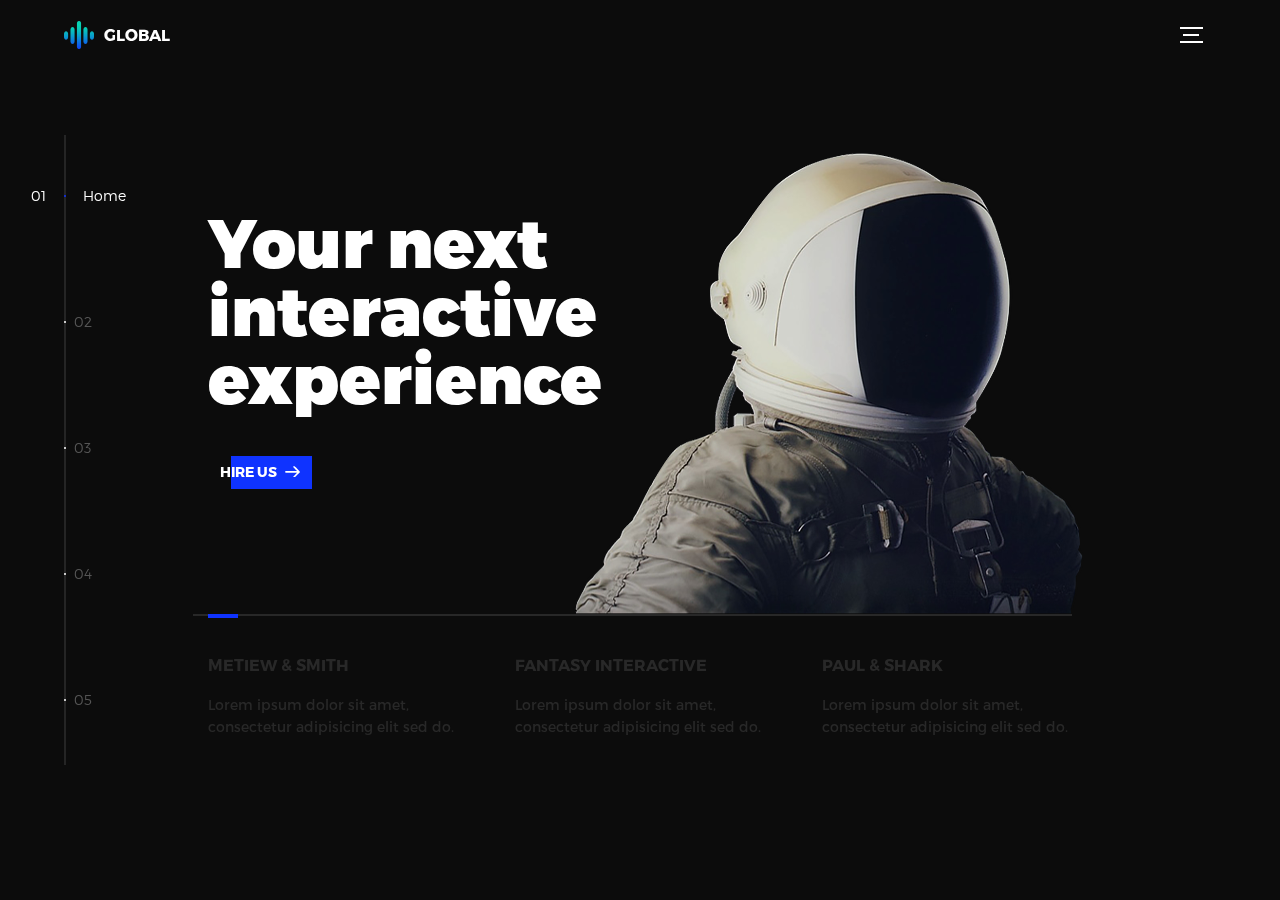
<file: homepg/index.html>
<!DOCTYPE html>
<html lang="en">
<head>
  <title>Global</title>
  <meta charset="utf-8">
  <meta name="viewport" content="width=device-width, initial-scale=1">
  <meta http-equiv="X-UA-Compatible" content="IE=edge">
  <meta name="description" content="HTML5 website template">
  <meta name="keywords" content="global, template, html, sass, jquery">
  <meta name="author" content="Bucky Maler">
  <link rel="stylesheet" href="assets/css/main.css">
</head>
<body>

<!-- notification for small viewports and landscape oriented smartphones -->
<div class="device-notification">
  <a class="device-notification--logo" href="#0">
    <img src="assets/img/logo.png" alt="Global">
    <p>Global</p>
  </a>
  <p class="device-notification--message">Global has so much to offer that we must request you orient your device to portrait or find a larger screen. You won't be disappointed.</p>
</div>

<div class="perspective effect-rotate-left">
  <div class="container"><div class="outer-nav--return"></div>
    <div id="viewport" class="l-viewport">
      <div class="l-wrapper">
        <header class="header">
          <a class="header--logo" href="#0">
            <img src="assets/img/logo.png" alt="Global">
            <p>Global</p>
          </a>
          <button class="header--cta cta">Hire Us</button>
          <div class="header--nav-toggle">
            <span></span>
          </div>
        </header>
        <nav class="l-side-nav">
          <ul class="side-nav">
            <li class="is-active"><span>Home</span></li>
            <li><span>Works</span></li>
            <li><span>About</span></li>
            <li><span>Contact</span></li>
            <li><span>Hire us</span></li>
          </ul>
        </nav>
        <ul class="l-main-content main-content">
          <li class="l-section section section--is-active">
            <div class="intro">
              <div class="intro--banner">
                <h1>Your next<br>interactive<br>experience</h1>
                <button class="cta">Hire Us
                  <svg version="1.1" id="Layer_1" xmlns="http://www.w3.org/2000/svg" xmlns:xlink="http://www.w3.org/1999/xlink" x="0px" y="0px" viewBox="0 0 150 118" style="enable-background:new 0 0 150 118;" xml:space="preserve">
                  <g transform="translate(0.000000,118.000000) scale(0.100000,-0.100000)">
                    <path d="M870,1167c-34-17-55-57-46-90c3-15,81-100,194-211l187-185l-565-1c-431,0-571-3-590-13c-55-28-64-94-18-137c21-20,33-20,597-20h575l-192-193C800,103,794,94,849,39c20-20,39-29,61-29c28,0,63,30,298,262c147,144,272,271,279,282c30,51,23,60-219,304C947,1180,926,1196,870,1167z"/>
                  </g>
                  </svg>
                  <span class="btn-background"></span>
                </button>
                <img src="assets/img/introduction-visual.png" alt="Welcome">
              </div>
              <div class="intro--options">
                <a href="#0">
                  <h3>Metiew &amp; Smith</h3>
                  <p>Lorem ipsum dolor sit amet, consectetur adipisicing elit sed do.</p>
                </a>
                <a href="#0">
                  <h3>Fantasy interactive</h3>
                  <p>Lorem ipsum dolor sit amet, consectetur adipisicing elit sed do.</p>
                </a>
                <a href="#0">
                  <h3>Paul &amp; shark</h3>
                  <p>Lorem ipsum dolor sit amet, consectetur adipisicing elit sed do.</p>
                </a>
              </div>
            </div>
          </li>
          <li class="l-section section">
            <div class="work">
              <h2>Selected work</h2>
              <div class="work--lockup">
                <ul class="slider">
                  <li class="slider--item slider--item-left">
                    <a href="#0">
                      <div class="slider--item-image">
                        <img src="assets/img/work-victory.jpg" alt="Victory">
                      </div>
                      <p class="slider--item-title">Victory</p>
                      <p class="slider--item-description">Lorem ipsum dolor sit amet, consectetur adipisicing elit sed do.</p>
                    </a>
                  </li>
                  <li class="slider--item slider--item-center">
                    <a href="#0">
                      <div class="slider--item-image">
                        <img src="assets/img/work-metiew-smith.jpg" alt="Metiew and Smith">
                      </div>
                      <p class="slider--item-title">Metiew &amp; Smith</p>
                      <p class="slider--item-description">Lorem ipsum dolor sit amet, consectetur adipisicing elit sed do.</p>
                    </a>
                  </li>
                  <li class="slider--item slider--item-right">
                    <a href="#0">
                      <div class="slider--item-image">
                        <img src="assets/img/work-alex-nowak.jpg" alt="Alex Nowak">
                      </div>
                      <p class="slider--item-title">Alex Nowak</p>
                      <p class="slider--item-description">Lorem ipsum dolor sit amet, consectetur adipisicing elit sed do.</p>
                    </a>
                  </li>
                </ul>
                <div class="slider--prev">
                  <svg version="1.1" id="Layer_1" xmlns="http://www.w3.org/2000/svg" xmlns:xlink="http://www.w3.org/1999/xlink" x="0px" y="0px"
                  viewBox="0 0 150 118" style="enable-background:new 0 0 150 118;" xml:space="preserve">
                  <g transform="translate(0.000000,118.000000) scale(0.100000,-0.100000)">
                    <path d="M561,1169C525,1155,10,640,3,612c-3-13,1-36,8-52c8-15,134-145,281-289C527,41,562,10,590,10c22,0,41,9,61,29
                    c55,55,49,64-163,278L296,510h575c564,0,576,0,597,20c46,43,37,109-18,137c-19,10-159,13-590,13l-565,1l182,180
                    c101,99,187,188,193,199c16,30,12,57-12,84C631,1174,595,1183,561,1169z"/>
                  </g>
                  </svg>
                </div>
                <div class="slider--next">
                  <svg version="1.1" id="Layer_1" xmlns="http://www.w3.org/2000/svg" xmlns:xlink="http://www.w3.org/1999/xlink" x="0px" y="0px" viewBox="0 0 150 118" style="enable-background:new 0 0 150 118;" xml:space="preserve">
                  <g transform="translate(0.000000,118.000000) scale(0.100000,-0.100000)">
                    <path d="M870,1167c-34-17-55-57-46-90c3-15,81-100,194-211l187-185l-565-1c-431,0-571-3-590-13c-55-28-64-94-18-137c21-20,33-20,597-20h575l-192-193C800,103,794,94,849,39c20-20,39-29,61-29c28,0,63,30,298,262c147,144,272,271,279,282c30,51,23,60-219,304C947,1180,926,1196,870,1167z"/>
                  </g>
                  </svg>
                </div>
              </div>
            </div>
          </li>
          <li class="l-section section">
            <div class="about">
              <div class="about--banner">
                <h2>We<br>believe in<br>passionate<br>people</h2>
                <a href="#0">Career
                  <span>
                    <svg version="1.1" id="Layer_1" xmlns="http://www.w3.org/2000/svg" xmlns:xlink="http://www.w3.org/1999/xlink" x="0px" y="0px" viewBox="0 0 150 118" style="enable-background:new 0 0 150 118;" xml:space="preserve">
                    <g transform="translate(0.000000,118.000000) scale(0.100000,-0.100000)">
                      <path d="M870,1167c-34-17-55-57-46-90c3-15,81-100,194-211l187-185l-565-1c-431,0-571-3-590-13c-55-28-64-94-18-137c21-20,33-20,597-20h575l-192-193C800,103,794,94,849,39c20-20,39-29,61-29c28,0,63,30,298,262c147,144,272,271,279,282c30,51,23,60-219,304C947,1180,926,1196,870,1167z"/>
                    </g>
                    </svg>
                  </span>
                </a>
                <img src="assets/img/about-visual.png" alt="About Us">
              </div>
              <div class="about--options">
                <a href="#0">
                  <h3>Winners</h3>
                </a>
                <a href="#0">
                  <h3>Philosophy</h3>
                </a>
                <a href="#0">
                  <h3>History</h3>
                </a>
              </div>
            </div>
          </li>
          <li class="l-section section">
            <div class="contact">
              <div class="contact--lockup">
                <div class="modal">
                  <div class="modal--information">
                    <p>Pawia 5, 31-154 Kraków, Poland</p>
                    <a href="mailto:ouremail@gmail.com">ouremail@gmail.com</a>
                    <a href="tel:+148126287560">+48 12 628 75 60</a>
                  </div>
                  <ul class="modal--options">
                    <li><a href="#0">Bēhance</a></li>
                    <li><a href="#0">dribbble</a></li>
                    <li><a href="mailto:ouremail@gmail.com">Contact Us</a></li>
                  </ul>
                </div>
              </div>
            </div>
          </li>
          <li class="l-section section">
            <div class="hire">
              <h2>You want us to do</h2>
              <!-- checkout formspree.io for easy form setup -->
              <form class="work-request">
                <div class="work-request--options">
                  <span class="options-a">
                    <input id="opt-1" type="checkbox" value="app design">
                    <label for="opt-1">
                      <svg version="1.1" id="Layer_1" xmlns="http://www.w3.org/2000/svg" xmlns:xlink="http://www.w3.org/1999/xlink" x="0px" y="0px"
                      viewBox="0 0 150 111" style="enable-background:new 0 0 150 111;" xml:space="preserve">
                      <g transform="translate(0.000000,111.000000) scale(0.100000,-0.100000)">
                        <path d="M950,705L555,310L360,505C253,612,160,700,155,700c-6,0-44-34-85-75l-75-75l278-278L550-5l475,475c261,261,475,480,475,485c0,13-132,145-145,145C1349,1100,1167,922,950,705z"/>
                      </g>
                      </svg>
                      App Design
                    </label>
                    <input id="opt-2" type="checkbox" value="graphic design">
                    <label for="opt-2">
                      <svg version="1.1" id="Layer_1" xmlns="http://www.w3.org/2000/svg" xmlns:xlink="http://www.w3.org/1999/xlink" x="0px" y="0px"
                      viewBox="0 0 150 111" style="enable-background:new 0 0 150 111;" xml:space="preserve">
                      <g transform="translate(0.000000,111.000000) scale(0.100000,-0.100000)">
                        <path d="M950,705L555,310L360,505C253,612,160,700,155,700c-6,0-44-34-85-75l-75-75l278-278L550-5l475,475c261,261,475,480,475,485c0,13-132,145-145,145C1349,1100,1167,922,950,705z"/>
                      </g>
                      </svg>
                      Graphic Design
                    </label>
                    <input id="opt-3" type="checkbox" value="motion design">
                    <label for="opt-3">
                      <svg version="1.1" id="Layer_1" xmlns="http://www.w3.org/2000/svg" xmlns:xlink="http://www.w3.org/1999/xlink" x="0px" y="0px"
                      viewBox="0 0 150 111" style="enable-background:new 0 0 150 111;" xml:space="preserve">
                      <g transform="translate(0.000000,111.000000) scale(0.100000,-0.100000)">
                        <path d="M950,705L555,310L360,505C253,612,160,700,155,700c-6,0-44-34-85-75l-75-75l278-278L550-5l475,475c261,261,475,480,475,485c0,13-132,145-145,145C1349,1100,1167,922,950,705z"/>
                      </g>
                      </svg>
                      Motion Design
                    </label>
                  </span>
                  <span class="options-b">
                    <input id="opt-4" type="checkbox" value="ux design">
                    <label for="opt-4">
                      <svg version="1.1" id="Layer_1" xmlns="http://www.w3.org/2000/svg" xmlns:xlink="http://www.w3.org/1999/xlink" x="0px" y="0px"
                      viewBox="0 0 150 111" style="enable-background:new 0 0 150 111;" xml:space="preserve">
                      <g transform="translate(0.000000,111.000000) scale(0.100000,-0.100000)">
                        <path d="M950,705L555,310L360,505C253,612,160,700,155,700c-6,0-44-34-85-75l-75-75l278-278L550-5l475,475c261,261,475,480,475,485c0,13-132,145-145,145C1349,1100,1167,922,950,705z"/>
                      </g>
                      </svg>
                      UX Design
                    </label>
                    <input id="opt-5" type="checkbox" value="webdesign">
                    <label for="opt-5">
                      <svg version="1.1" id="Layer_1" xmlns="http://www.w3.org/2000/svg" xmlns:xlink="http://www.w3.org/1999/xlink" x="0px" y="0px"
                      viewBox="0 0 150 111" style="enable-background:new 0 0 150 111;" xml:space="preserve">
                      <g transform="translate(0.000000,111.000000) scale(0.100000,-0.100000)">
                        <path d="M950,705L555,310L360,505C253,612,160,700,155,700c-6,0-44-34-85-75l-75-75l278-278L550-5l475,475c261,261,475,480,475,485c0,13-132,145-145,145C1349,1100,1167,922,950,705z"/>
                      </g>
                      </svg>
                      Webdesign
                    </label>
                    <input id="opt-6" type="checkbox" value="marketing">
                    <label for="opt-6">
                      <svg version="1.1" id="Layer_1" xmlns="http://www.w3.org/2000/svg" xmlns:xlink="http://www.w3.org/1999/xlink" x="0px" y="0px"
                      viewBox="0 0 150 111" style="enable-background:new 0 0 150 111;" xml:space="preserve">
                      <g transform="translate(0.000000,111.000000) scale(0.100000,-0.100000)">
                        <path d="M950,705L555,310L360,505C253,612,160,700,155,700c-6,0-44-34-85-75l-75-75l278-278L550-5l475,475c261,261,475,480,475,485c0,13-132,145-145,145C1349,1100,1167,922,950,705z"/>
                      </g>
                      </svg>
                      Marketing
                    </label>
                  </span>
                </div>
                <div class="work-request--information">
                  <div class="information-name">
                    <input id="name" type="text" spellcheck="false">
                    <label for="name">Name</label>
                  </div>
                  <div class="information-email">
                    <input id="email" type="email" spellcheck="false">
                    <label for="email">Email</label>
                  </div>
                </div>
                <input type="submit" value="Send Request">
              </form>
            </div>
          </li>
        </ul>
      </div>
    </div>
  </div>
  <ul class="outer-nav">
    <li class="is-active">Home</li>
    <li>Works</li>
    <li>About</li>
    <li>Contact</li>
    <li>Hire us</li>
  </ul>
</div>

<script src="https://ajax.googleapis.com/ajax/libs/jquery/2.2.4/jquery.min.js"></script>
<script>window.jQuery || document.write('<script src="assets/js/vendor/jquery-2.2.4.min.js"><\/script>')</script>
<script src="assets/js/functions-min.js"></script>
</body>
</html>
</file>
<file: homepg/assets/css/main.css>
@font-face{font-family:'Montserrat';src:url("fonts/Montserrat-Black.eot");src:local("☺"),url("fonts/Montserrat-Black.woff") format("woff"),url("fonts/Montserrat-Black.ttf") format("truetype"),url("fonts/Montserrat-Black.svg") format("svg");font-weight:900;font-style:normal}@font-face{font-family:'Montserrat';src:url("fonts/Montserrat-Bold.eot");src:local("☺"),url("fonts/Montserrat-Bold.woff") format("woff"),url("fonts/Montserrat-Bold.ttf") format("truetype"),url("fonts/Montserrat-Bold.svg") format("svg");font-weight:700;font-style:normal}@font-face{font-family:'Montserrat';src:url("fonts/Montserrat-Regular.eot");src:local("☺"),url("fonts/Montserrat-Regular.woff") format("woff"),url("fonts/Montserrat-Regular.ttf") format("truetype"),url("fonts/Montserrat-Regular.svg") format("svg");font-weight:400;font-style:normal}@font-face{font-family:'Montserrat';src:url("fonts/Montserrat-Light.eot");src:local("☺"),url("fonts/Montserrat-Light.woff") format("woff"),url("fonts/Montserrat-Light.ttf") format("truetype"),url("fonts/Montserrat-Light.svg") format("svg");font-weight:300;font-style:normal}/*! normalize.css v3.0.2 | MIT License | git.io/normalize */html{font-family:sans-serif;-ms-text-size-adjust:100%;-webkit-text-size-adjust:100%}body{margin:0}article,aside,details,figcaption,figure,footer,header,hgroup,main,menu,nav,section,summary{display:block}audio,canvas,progress,video{display:inline-block;vertical-align:baseline}audio:not([controls]){display:none;height:0}[hidden],template{display:none}a{background-color:transparent}a:active,a:hover{outline:0}abbr[title]{border-bottom:1px dotted}b,strong{font-weight:bold}dfn{font-style:italic}h1{font-size:2em;margin:0.67em 0}mark{background:#ff0;color:#000}small{font-size:80%}sub,sup{font-size:75%;line-height:0;position:relative;vertical-align:baseline}sup{top:-0.5em}sub{bottom:-0.25em}img{border:0}svg:not(:root){overflow:hidden}figure{margin:1em 40px}hr{box-sizing:content-box;height:0}pre{overflow:auto}code,kbd,pre,samp{font-family:monospace, monospace;font-size:1em}button,input,optgroup,select,textarea{color:inherit;font:inherit;margin:0}button{overflow:visible}button,select{text-transform:none}button,html input[type="button"],input[type="reset"],input[type="submit"]{-webkit-appearance:button;cursor:pointer}button[disabled],html input[disabled]{cursor:default}button::-moz-focus-inner,input::-moz-focus-inner{border:0;padding:0}input{line-height:normal}input[type="checkbox"],input[type="radio"]{box-sizing:border-box;padding:0}input[type="number"]::-webkit-inner-spin-button,input[type="number"]::-webkit-outer-spin-button{height:auto}input[type="search"]{-webkit-appearance:textfield;box-sizing:content-box}input[type="search"]::-webkit-search-cancel-button,input[type="search"]::-webkit-search-decoration{-webkit-appearance:none}fieldset{border:1px solid #c0c0c0;margin:0 2px;padding:0.35em 0.625em 0.75em}legend{border:0;padding:0}textarea{overflow:auto}optgroup{font-weight:bold}table{border-collapse:collapse;border-spacing:0}td,th{padding:0}::-moz-selection{background:#FFF498}::selection{background:#FFF498}::-moz-selection{background:#FFF498}img::-moz-selection{background:transparent}img::selection{background:transparent}img::-moz-selection{background:transparent}body{-webkit-tap-highlight-color:#FFF498}body{background-color:#0c0c0c;font-size:14px;line-height:1.6;font-family:"Montserrat",sans-serif;color:#fff;-webkit-font-smoothing:antialiased;-webkit-text-size-adjust:100%}.l-viewport{position:relative;width:100%;height:100vh;box-shadow:0 0 45px 5px rgba(0,0,0,0.85);overflow:hidden}.l-wrapper{position:relative;width:1440px;max-width:90%;height:100%;margin:0 auto}.l-side-nav{position:absolute;left:0;display:-webkit-box;display:-webkit-flex;display:-ms-flexbox;display:flex;height:100%;-webkit-box-align:center;-webkit-align-items:center;-ms-flex-align:center;align-items:center}.l-side-nav::before{content:"";position:absolute;top:50%;left:0;-webkit-transform:translateY(-50%);transform:translateY(-50%);width:2px;height:70%;max-height:750px;background-color:#555;opacity:.35;z-index:10}@media (max-width: 1180px){.l-side-nav{display:none}}.l-main-content{position:relative;width:100%;height:100%;margin:0;padding:0;list-style:none}.l-section{position:absolute;width:100%;height:100%}.device-notification{display:none;position:fixed;top:0;left:0;width:100%;height:100%;-webkit-box-orient:vertical;-webkit-box-direction:normal;-webkit-flex-direction:column;-ms-flex-direction:column;flex-direction:column;-webkit-box-align:center;-webkit-align-items:center;-ms-flex-align:center;-ms-grid-row-align:center;align-items:center;-webkit-box-pack:center;-webkit-justify-content:center;-ms-flex-pack:center;justify-content:center;background-color:#0c0c0c;z-index:12}.device-notification--logo{display:-webkit-box;display:-webkit-flex;display:-ms-flexbox;display:flex;-webkit-box-align:center;-webkit-align-items:center;-ms-flex-align:center;align-items:center;text-decoration:none;color:#fff}.device-notification--logo p{margin:0 0 0 10px;font-size:16px;font-weight:700;text-transform:uppercase}.device-notification--message{width:70%;margin:30px 0 0 0;font-weight:700;text-align:center}@media (max-width: 767px) and (min-width: 601px) and (max-height: 680px){.device-notification{display:-webkit-box;display:-webkit-flex;display:-ms-flexbox;display:flex}}@media (max-width: 600px) and (min-width: 480px) and (max-height: 580px){.device-notification{display:-webkit-box;display:-webkit-flex;display:-ms-flexbox;display:flex}}@media (max-width: 736px) and (min-width: 360px) and (orientation: landscape){.device-notification{display:-webkit-box;display:-webkit-flex;display:-ms-flexbox;display:flex}}@media(max-width: 359px){.device-notification{display:-webkit-box;display:-webkit-flex;display:-ms-flexbox;display:flex}}.section{opacity:0;visibility:hidden;-webkit-transition:opacity .4s ease-in-out,visibility 0s .4s;transition:opacity .4s ease-in-out,visibility 0s .4s}.section--is-active{opacity:1;visibility:visible;z-index:1;-webkit-transition:opacity .4s ease-in-out .4s;transition:opacity .4s ease-in-out .4s}.section--next{-webkit-transform:translateY(-45px);transform:translateY(-45px);-webkit-transition:-webkit-transform .4s ease-in-out;transition:-webkit-transform .4s ease-in-out;transition:transform .4s ease-in-out;transition:transform .4s ease-in-out, -webkit-transform .4s ease-in-out}.section--prev{-webkit-transform:translateY(45px);transform:translateY(45px);-webkit-transition:-webkit-transform .4s ease-in-out;transition:-webkit-transform .4s ease-in-out;transition:transform .4s ease-in-out;transition:transform .4s ease-in-out, -webkit-transform .4s ease-in-out}.header{position:absolute;top:0;left:0;display:-webkit-box;display:-webkit-flex;display:-ms-flexbox;display:flex;width:100%;height:70px;-webkit-box-align:center;-webkit-align-items:center;-ms-flex-align:center;align-items:center;-webkit-box-pack:justify;-webkit-justify-content:space-between;-ms-flex-pack:justify;justify-content:space-between;z-index:10}.header--logo{display:-webkit-box;display:-webkit-flex;display:-ms-flexbox;display:flex;-webkit-box-align:center;-webkit-align-items:center;-ms-flex-align:center;align-items:center;text-decoration:none;color:#fff}.header--logo p{margin:0 0 0 10px;font-size:16px;font-weight:700;text-transform:uppercase}.header--nav-toggle{display:-webkit-box;display:-webkit-flex;display:-ms-flexbox;display:flex;width:50px;height:50px;-webkit-box-orient:vertical;-webkit-box-direction:normal;-webkit-flex-direction:column;-ms-flex-direction:column;flex-direction:column;-webkit-box-align:center;-webkit-align-items:center;-ms-flex-align:center;align-items:center;-webkit-box-pack:center;-webkit-justify-content:center;-ms-flex-pack:center;justify-content:center;cursor:pointer}.header--nav-toggle span,.header--nav-toggle::before,.header--nav-toggle::after{content:"";position:relative;width:16px;height:2px;background-color:#fff}.header--nav-toggle::before{bottom:5px;width:23px}.header--nav-toggle::after{top:5px;width:23px}.header--cta{position:absolute;top:50%;left:50%;-webkit-transform:translate(-50%, -50%);transform:translate(-50%, -50%);padding:0 20px;line-height:30px;text-decoration:none;color:#fff;font-weight:700;text-transform:uppercase;background-color:#0f33ff;border:none;opacity:0;visibility:hidden;-webkit-transition:opacity .4s ease-in-out,visibility 0s .4s;transition:opacity .4s ease-in-out,visibility 0s .4s}.header--cta:focus{outline:none}.header--cta.is-active{opacity:1;visibility:visible;-webkit-transition:opacity .4s ease-in-out .4s;transition:opacity .4s ease-in-out .4s}@media (max-width: 767px){.header--cta{display:none}}.side-nav{position:relative;display:-webkit-box;display:-webkit-flex;display:-ms-flexbox;display:flex;width:100px;height:70%;max-height:750px;-webkit-box-orient:vertical;-webkit-box-direction:normal;-webkit-flex-direction:column;-ms-flex-direction:column;flex-direction:column;-webkit-justify-content:space-around;-ms-flex-pack:distribute;justify-content:space-around;margin:0;padding:0;list-style-position:inside;z-index:10}.side-nav>li{position:relative;top:-5px;color:#fff;font-size:6px;cursor:pointer}.side-nav>li span{position:relative;top:3px;left:10px;color:#fff;font-size:14px;font-weight:300;opacity:0;visibility:hidden}.side-nav>li::before{position:absolute;top:3px;left:10px;color:#555;font-size:14px;font-weight:300}.side-nav li:nth-child(1)::before{content:"01"}.side-nav li:nth-child(2)::before{content:"02"}.side-nav li:nth-child(3)::before{content:"03"}.side-nav li:nth-child(4)::before{content:"04"}.side-nav li:nth-child(5)::before{content:"05"}.side-nav li.is-active{color:#0f33ff;-webkit-transition:color .4s ease-in-out;transition:color .4s ease-in-out}.side-nav li.is-active span{opacity:1;visibility:visible;-webkit-transition:opacity .4s ease-in-out;transition:opacity .4s ease-in-out}.side-nav li.is-active::before{left:-33px;color:#fff}.intro{position:relative;display:-webkit-box;display:-webkit-flex;display:-ms-flexbox;display:flex;width:900px;max-width:75%;height:100%;-webkit-box-orient:vertical;-webkit-box-direction:normal;-webkit-flex-direction:column;-ms-flex-direction:column;flex-direction:column;-webkit-box-pack:center;-webkit-justify-content:center;-ms-flex-pack:center;justify-content:center;margin:0 auto}@media (max-width: 1180px){.intro{max-width:100%}}.intro--banner{position:relative;height:475px}.intro--banner::before{content:"";position:absolute;bottom:20px;left:-15px;right:0;height:2px;background-color:#282828}.intro--banner::after{content:"";position:absolute;bottom:18px;left:0;width:30px;height:4px;background-color:#0f33ff}.intro--banner h1{position:relative;font-size:68px;font-weight:900;line-height:1;z-index:1}.intro--banner button{position:relative;padding:5px 17px 5px 12px;font-weight:700;text-transform:uppercase;background-color:transparent;border:none}.intro--banner button .btn-background{position:absolute;top:0;left:23px;right:0;height:100%;background-color:#0f33ff;z-index:-1;-webkit-transition:left .2s ease-in-out;transition:left .2s ease-in-out}.intro--banner button:hover .btn-background{left:0}.intro--banner button:focus{outline:none}.intro--banner button svg{position:relative;left:5px;width:15px;fill:#fff}.intro--banner img{position:absolute;bottom:21px;right:-12px}.intro--options{display:-webkit-box;display:-webkit-flex;display:-ms-flexbox;display:flex;-webkit-box-pack:justify;-webkit-justify-content:space-between;-ms-flex-pack:justify;justify-content:space-between;margin:0;padding:0;list-style:none}.intro--options>a{max-width:250px;text-decoration:none;color:#282828;-webkit-transition:color .2s ease-in-out;transition:color .2s ease-in-out}.intro--options>a:hover{color:#fff}.intro--options h3{font-size:16px;text-transform:uppercase}.intro--options p{margin-bottom:0}@media (max-width: 900px){.intro--banner{height:380px}.intro--banner h1{font-size:55px}.intro--banner img{width:430px}.intro--options>a{margin-right:30px}.intro--options>a:last-child{margin-right:0}}@media (max-width: 767px){.intro--banner{height:305px}.intro--banner h1{font-size:44px}.intro--banner img{width:330px}.intro--options{display:block}.intro--options>a{display:block;max-width:100%;margin:0 0 30px 0}.intro--options>a:last-child{margin-bottom:0}}@media (max-width: 600px){.intro--banner{height:360px}.intro--banner h1{font-size:55px}.intro--banner img{display:none}}@media (max-width: 600px) and (max-height: 750px){.intro--banner{height:auto}.intro--banner::before,.intro--banner::after{display:none}.intro--banner h1{margin-top:0}.intro--options{display:none}}.work{position:relative;display:-webkit-box;display:-webkit-flex;display:-ms-flexbox;display:flex;width:960px;max-width:80%;height:100%;-webkit-box-orient:vertical;-webkit-box-direction:normal;-webkit-flex-direction:column;-ms-flex-direction:column;flex-direction:column;-webkit-box-pack:center;-webkit-justify-content:center;-ms-flex-pack:center;justify-content:center;margin:0 auto}@media (max-width: 1180px){.work{max-width:100%}}.work h2{margin:0 0 20px 0;font-size:30px;text-align:center}.work--lockup{position:relative}.work--lockup .slider{position:relative;display:-webkit-box;display:-webkit-flex;display:-ms-flexbox;display:flex;width:80%;margin:0 auto;padding:0;list-style:none}.work--lockup .slider--item{position:absolute;display:none;text-align:center}.work--lockup .slider--item a{text-decoration:none;color:#858585}.work--lockup .slider--item-title{margin-top:10px;font-size:12px;font-weight:700;text-transform:uppercase}.work--lockup .slider--item-description{display:none;max-width:250px;margin:0 auto}.work--lockup .slider--item-image{width:150px;height:150px;margin:0 auto;border-radius:50%;overflow:hidden}.work--lockup .slider--item-image img{width:100%}.work--lockup .slider--item-left{top:50%;left:0;-webkit-transform:translateY(-50%);transform:translateY(-50%);display:block}.work--lockup .slider--item-right{top:50%;right:0;-webkit-transform:translateY(-50%);transform:translateY(-50%);display:block}.work--lockup .slider--item-center{position:relative;top:30px;left:50%;-webkit-transform:translateX(-50%);transform:translateX(-50%);display:block}.work--lockup .slider--item-center a{color:#fff}.work--lockup .slider--item-center .slider--item-title{margin-top:25px;font-size:16px}.work--lockup .slider--item-center .slider--item-description{display:block}.work--lockup .slider--item-center .slider--item-image{width:300px;height:300px}.work--lockup .slider--next,.work--lockup .slider--prev{position:absolute;top:160px;display:-webkit-box;display:-webkit-flex;display:-ms-flexbox;display:flex;width:50px;height:50px;-webkit-box-align:center;-webkit-align-items:center;-ms-flex-align:center;align-items:center;-webkit-box-pack:center;-webkit-justify-content:center;-ms-flex-pack:center;justify-content:center;background-color:#282828;border-radius:50%;cursor:pointer}.work--lockup .slider--next svg,.work--lockup .slider--prev svg{width:20px;fill:#fff}.work--lockup .slider--next{right:0}.work--lockup .slider--prev{left:0}@media (max-width: 900px){.work--lockup .slider--item-image{width:120px;height:120px}.work--lockup .slider--item-center .slider--item-image{width:240px;height:240px}.work--lockup .slider--next,.work--lockup .slider--prev{top:130px}}@media (max-width: 767px){.work--lockup .slider{width:75%}.work--lockup .slider--item-image{width:90px;height:90px}.work--lockup .slider--item-center .slider--item-image{width:190px;height:190px}.work--lockup .slider--next,.work--lockup .slider--prev{top:105px}}@media (max-width: 600px){.work--lockup .slider{width:auto}.work--lockup .slider--item-left,.work--lockup .slider--item-right{display:none}}.about{position:relative;display:-webkit-box;display:-webkit-flex;display:-ms-flexbox;display:flex;width:900px;max-width:75%;height:100%;-webkit-box-orient:vertical;-webkit-box-direction:normal;-webkit-flex-direction:column;-ms-flex-direction:column;flex-direction:column;-webkit-box-pack:center;-webkit-justify-content:center;-ms-flex-pack:center;justify-content:center;margin:0 auto}@media (max-width: 1180px){.about{max-width:100%}}.about--banner{position:relative;height:475px}.about--banner::before{content:"";position:absolute;top:20px;left:200px;-webkit-transform:rotate(-25deg);transform:rotate(-25deg);border:5px solid #0f33ff;border-right-color:transparent;border-bottom-color:transparent}.about--banner::after{content:"";position:absolute;top:75px;left:400px;-webkit-transform:rotate(45deg);transform:rotate(45deg);width:10px;height:10px;background-color:#0f33ff}.about--banner h2{position:relative;margin-top:35px;font-size:68px;font-weight:900;line-height:1;z-index:1}.about--banner h2::before{content:"";position:absolute;top:60px;left:268px;width:30px;height:30px;background-color:#0f33ff;border-radius:50%}.about--banner h2::after{content:"";position:absolute;top:255px;left:255px;width:10px;height:10px;background-color:#0f33ff}.about--banner a{padding:5px 17px 5px 0;text-decoration:none;color:#fff;font-weight:700;text-transform:uppercase;background-color:transparent}.about--banner a:hover svg{left:10px}.about--banner a svg{position:relative;left:5px;width:15px;fill:#fff;-webkit-transition:left .2s ease-in-out;transition:left .2s ease-in-out}.about--banner img{position:absolute;bottom:-90px;right:-12px}.about--options{display:-webkit-box;display:-webkit-flex;display:-ms-flexbox;display:flex;max-width:600px;-webkit-box-pack:justify;-webkit-justify-content:space-between;-ms-flex-pack:justify;justify-content:space-between;margin:0;padding:0;list-style:none}.about--options>a{position:relative;width:150px;height:75px;text-decoration:none;color:#fff;border:10px solid #0f33ff;background-position:center;background-size:cover;background-repeat:no-repeat}.about--options>a:nth-child(1){background-image:url("../img/about-winners.jpg")}.about--options>a:nth-child(2){background-image:url("../img/about-philosophy.jpg")}.about--options>a:nth-child(3){background-image:url("../img/about-history.jpg")}.about--options>a:hover h3{bottom:-50px}.about--options h3{position:absolute;bottom:-38px;left:10px;font-size:16px;text-transform:uppercase;-webkit-transition:bottom .2s ease-in-out,left .2s ease-in-out;transition:bottom .2s ease-in-out,left .2s ease-in-out}@media (max-width: 767px){.about--banner{height:305px}.about--banner::before{top:0;left:125px}.about--banner::after{top:35px;left:260px}.about--banner h2{margin-top:10px;font-size:44px}.about--banner h2::before{top:28px;left:168px}.about--banner h2::after{top:163px;left:163px}.about--banner img{width:315px}}@media (max-width: 600px){.about--banner{height:auto}.about--banner::before{left:155px}.about--banner::after{left:310px}.about--banner h2{margin-top:0;font-size:55px}.about--banner h2::before{top:43px;left:214px}.about--banner h2::after{top:205px;left:205px}.about--banner img{display:none}.about--options{display:none}}.contact{position:fixed;top:0;left:0;width:100%;height:100%;background-image:url("../img/contact-visual.png");background-position:center;background-size:cover;background-repeat:no-repeat}.contact--lockup{position:relative;display:-webkit-box;display:-webkit-flex;display:-ms-flexbox;display:flex;width:900px;max-width:75%;height:100%;-webkit-box-align:center;-webkit-align-items:center;-ms-flex-align:center;align-items:center;-webkit-box-pack:end;-webkit-justify-content:flex-end;-ms-flex-pack:end;justify-content:flex-end;margin:0 auto}@media (max-width: 1180px){.contact--lockup{max-width:90%}}@media (max-width: 767px){.contact--lockup{-webkit-box-pack:center;-webkit-justify-content:center;-ms-flex-pack:center;justify-content:center}}.contact--lockup .modal{padding:45px 45px;text-align:center;background-color:#0c0c0c;box-shadow:0 0 30px 0 rgba(0,0,0,0.75)}.contact--lockup .modal--information p,.contact--lockup .modal--information a{display:block;margin:14px 0;text-decoration:none;color:#fff;font-weight:700}.contact--lockup .modal--information p{margin-top:0}.contact--lockup .modal--options{margin:0;padding:0;list-style:none}.contact--lockup .modal--options>li{width:130px;margin:0 auto 25px auto}.contact--lockup .modal--options li:nth-child(1){background-color:#1769ff}.contact--lockup .modal--options li:nth-child(2){background-color:#ea4c89}.contact--lockup .modal--options li:nth-child(3){margin-bottom:0;background-color:#0f33ff;text-transform:uppercase}.contact--lockup .modal--options a{display:block;width:100%;padding:8px 0;text-decoration:none;color:#fff;font-weight:700}.hire{position:relative;display:-webkit-box;display:-webkit-flex;display:-ms-flexbox;display:flex;width:700px;max-width:75%;height:100%;-webkit-box-orient:vertical;-webkit-box-direction:normal;-webkit-flex-direction:column;-ms-flex-direction:column;flex-direction:column;-webkit-box-pack:center;-webkit-justify-content:center;-ms-flex-pack:center;justify-content:center;margin:0 auto}@media (max-width: 1180px){.hire{max-width:100%}}.hire h2{margin:0 0 20px 0;font-size:30px;text-align:center}.work-request{display:-webkit-box;display:-webkit-flex;display:-ms-flexbox;display:flex;width:100%;-webkit-box-orient:vertical;-webkit-box-direction:normal;-webkit-flex-direction:column;-ms-flex-direction:column;flex-direction:column;-webkit-box-align:center;-webkit-align-items:center;-ms-flex-align:center;align-items:center;color:#fff}.work-request input[type="submit"]{width:400px;max-width:100%;line-height:50px;font-size:16px;font-weight:700;text-transform:uppercase;background-color:#0f33ff;border:none;border-radius:0}.work-request input[type="submit"]:focus{outline:none}.work-request--options{display:-webkit-box;display:-webkit-flex;display:-ms-flexbox;display:flex;width:100%;-webkit-box-orient:vertical;-webkit-box-direction:normal;-webkit-flex-direction:column;-ms-flex-direction:column;flex-direction:column;-webkit-box-align:center;-webkit-align-items:center;-ms-flex-align:center;align-items:center;margin:30px 0}.work-request--options .options-a{display:-webkit-box;display:-webkit-flex;display:-ms-flexbox;display:flex;width:100%;-webkit-box-pack:justify;-webkit-justify-content:space-between;-ms-flex-pack:justify;justify-content:space-between}.work-request--options .options-b{display:-webkit-box;display:-webkit-flex;display:-ms-flexbox;display:flex;width:72%;-webkit-flex-wrap:wrap;-ms-flex-wrap:wrap;flex-wrap:wrap;-webkit-justify-content:space-around;-ms-flex-pack:distribute;justify-content:space-around}.work-request--options label{display:block;width:200px;margin-bottom:30px;line-height:50px;font-size:16px;font-weight:700;text-align:center;border:2px solid #fff;cursor:pointer;-webkit-transition:background-color .2s ease-in-out,border-color .2s ease-in-out;transition:background-color .2s ease-in-out,border-color .2s ease-in-out}.work-request--options label svg{position:relative;left:-5px;width:0;fill:#fff;-webkit-transition:width .2s ease-in-out;transition:width .2s ease-in-out}.work-request--options input[type="checkbox"]{display:none}.work-request--options input[type="checkbox"]:checked+label{background-color:#0f33ff;border-color:#0f33ff}.work-request--options input[type="checkbox"]:checked+label svg{width:15px}.work-request--information{display:-webkit-box;display:-webkit-flex;display:-ms-flexbox;display:flex;width:100%;-webkit-box-pack:justify;-webkit-justify-content:space-between;-ms-flex-pack:justify;justify-content:space-between;margin-bottom:60px}.work-request--information .information-name,.work-request--information .information-email{position:relative;width:45%;height:50px;font-size:30px;font-weight:300}.work-request--information input[type="text"],.work-request--information input[type="email"]{width:100%;padding:0 0 5px 0;background-color:transparent;border:none;border-bottom:1px solid #fff;border-radius:0}.work-request--information input[type="text"]:focus,.work-request--information input[type="email"]:focus{outline:none;background-color:#0c0c0c}.work-request--information label{position:absolute;top:0;left:0;pointer-events:none;-webkit-transition:top .2s ease-in-out,font-size .2s ease-in-out;transition:top .2s ease-in-out,font-size .2s ease-in-out}.work-request--information input:focus+label,.work-request--information input.has-value+label{top:-15px;font-size:14px}@media (max-width: 767px){.work-request--options{-webkit-box-orient:horizontal;-webkit-box-direction:normal;-webkit-flex-direction:row;-ms-flex-direction:row;flex-direction:row;-webkit-justify-content:space-around;-ms-flex-pack:distribute;justify-content:space-around}.work-request--options .options-a,.work-request--options .options-b{display:block;width:auto}}@media (max-width: 600px){.work-request--options{margin:20px 0}}@media (max-width: 600px) and (max-width: 415px){.work-request--options{-webkit-box-pack:justify;-webkit-justify-content:space-between;-ms-flex-pack:justify;justify-content:space-between}}@media (max-width: 600px){.work-request--options label{width:150px;margin-bottom:15px;font-size:14px}.work-request--options input[type="checkbox"]:checked+label svg{width:12px}.work-request--information{margin-bottom:30px}.work-request--information .information-name,.work-request--information .information-email{height:40px;font-size:24px}}.perspective{position:relative;width:100%;height:100%;overflow:hidden}.perspective--modalview{position:fixed;-webkit-perspective:1500px;perspective:1500px}.container{position:relative;-webkit-transform:translateZ(0) translateX(0) rotateY(0deg);transform:translateZ(0) translateX(0) rotateY(0deg);min-height:100%;outline:30px solid #0f33ff;-webkit-transition:-webkit-transform .4s;transition:-webkit-transform .4s;transition:transform .4s;transition:transform .4s, -webkit-transform .4s}.modalview .container{position:absolute;width:100%;height:100%;overflow:hidden;-webkit-backface-visibility:hidden;backface-visibility:hidden}.effect-rotate-left .container{-webkit-transform-origin:0% 50%;transform-origin:0% 50%;-webkit-transition:-webkit-transform .4s;transition:-webkit-transform .4s;transition:transform .4s;transition:transform .4s, -webkit-transform .4s}.effect-rotate-left--animate .container{-webkit-transform:translateZ(-1800px) translateX(-50%) rotateY(45deg);transform:translateZ(-1800px) translateX(-50%) rotateY(45deg);outline:30px solid #0f33ff}.outer-nav{position:absolute;top:50%;left:55%;-webkit-transform:translateY(-50%);transform:translateY(-50%);-webkit-transform-style:preserve-3d;transform-style:preserve-3d;margin:0;padding:0;list-style:none;text-align:center;visibility:hidden;-webkit-transition:visibility 0s .2s;transition:visibility 0s .2s}.outer-nav.is-vis{visibility:visible}.outer-nav--return{position:absolute;top:0;left:0;width:100%;height:100%;display:none;cursor:pointer;z-index:11}.outer-nav--return.is-vis{display:block}.outer-nav>li{-webkit-transform-style:preserve-3d;transform-style:preserve-3d;-webkit-transform:translateX(350px) translateZ(-1000px);transform:translateX(350px) translateZ(-1000px);font-size:55px;font-weight:900;opacity:0;cursor:pointer;-webkit-transition:opacity .2s,-webkit-transform .2s;transition:opacity .2s,-webkit-transform .2s;transition:transform .2s,opacity .2s;transition:transform .2s,opacity .2s,-webkit-transform .2s}.outer-nav>li.is-vis{-webkit-transform:translateX(0) translateZ(0);transform:translateX(0) translateZ(0);opacity:1;-webkit-transition:opacity .4s,-webkit-transform .4s;transition:opacity .4s,-webkit-transform .4s;transition:transform .4s,opacity .4s;transition:transform .4s,opacity .4s,-webkit-transform .4s}.outer-nav>li::before{content:"";position:absolute;top:50%;left:50%;-webkit-transform:translate(-50%, -25%);transform:translate(-50%, -25%);width:110%;height:15px;opacity:0;background-color:#0f33ff}.outer-nav>li.is-active::before{opacity:1}@media (max-width: 767px){.outer-nav>li{font-size:44px}}@media (max-width: 600px){.outer-nav>li{font-size:34px}}.outer-nav li.is-vis:nth-child(2){-webkit-transition-delay:.04s;transition-delay:.04s}.outer-nav li.is-vis:nth-child(3){-webkit-transition-delay:.08s;transition-delay:.08s}.outer-nav li.is-vis:nth-child(4){-webkit-transition-delay:.12s;transition-delay:.12s}.outer-nav li.is-vis:nth-child(5){-webkit-transition-delay:.16s;transition-delay:.16s}
</file>
